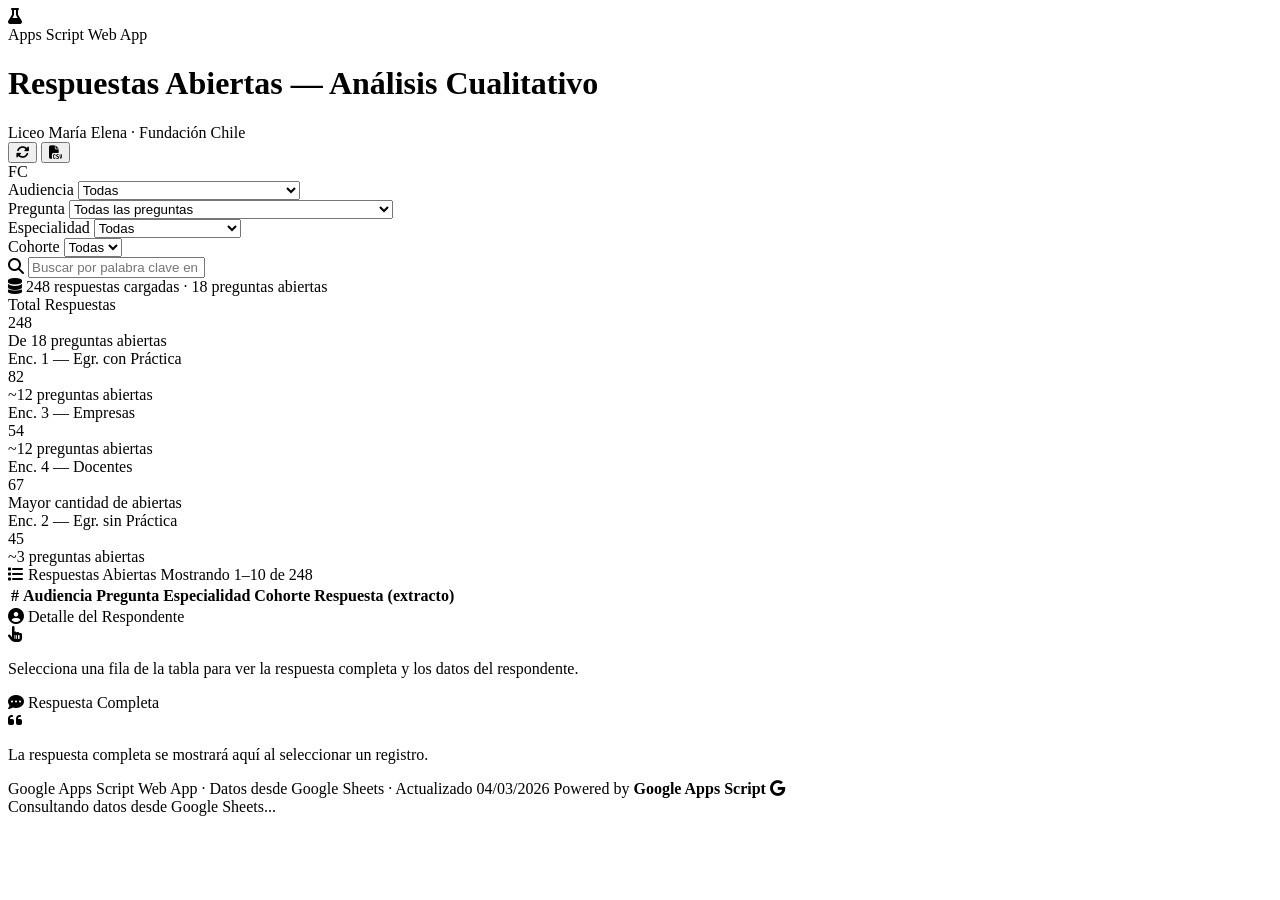
<file: Fase_4_Analisis_Cualitativo/index.html>
<!DOCTYPE html>
<html lang="es">
<head>
    <meta charset="UTF-8">
    <meta name="viewport" content="width=device-width, initial-scale=1.0">
    <title>Análisis Cualitativo — Respuestas Abiertas · Liceo María Elena</title>
    <meta name="description" content="Interfaz web de análisis cualitativo de respuestas abiertas del Sistema de Seguimiento de Egresados EMTP, Liceo María Elena. Construida con Google Apps Script.">
    <?!= include('style'); ?>
    <link href="https://fonts.googleapis.com/css2?family=Google+Sans:wght@400;500;700&family=Inter:wght@300;400;500;600;700&display=swap" rel="stylesheet">
    <link href="https://cdnjs.cloudflare.com/ajax/libs/font-awesome/6.4.0/css/all.min.css" rel="stylesheet">
</head>
<body>

    <!-- ====== GAS TOP BAR ====== -->
    <header class="gas-topbar">
        <div class="gas-brand">
            <div class="gas-brand-icon">
                <i class="fas fa-flask"></i>
            </div>
            <span class="gas-brand-text">Apps Script</span>
            <span class="gas-brand-badge">Web App</span>
        </div>
        <div class="gas-title-area">
            <h1>Respuestas Abiertas — Análisis Cualitativo</h1>
            <div class="gas-subtitle">Liceo María Elena · Fundación Chile</div>
        </div>
        <div class="gas-actions">
            <button class="gas-btn-icon" id="btnRefresh" title="Actualizar datos desde Sheets">
                <i class="fas fa-sync-alt"></i>
            </button>
            <button class="gas-btn-icon" id="btnExport" title="Exportar a CSV">
                <i class="fas fa-file-csv"></i>
            </button>
            <div class="gas-user-avatar" title="Fundación Chile">
                <span>FC</span>
            </div>
        </div>
    </header>

    <!-- ====== FILTER STRIP ====== -->
    <div class="gas-filters">
        <div class="gas-filter-chip">
            <label>Audiencia</label>
            <select id="filterAudiencia">
                <option value="all" selected>Todas</option>
                <option value="egr_practica">Enc. 1 — Egresados con Práctica</option>
                <option value="egr_sin">Enc. 2 — Egresados sin Práctica</option>
                <option value="empresas">Enc. 3 — Empresas Receptoras</option>
                <option value="docentes">Enc. 4 — Docentes EMTP</option>
            </select>
        </div>
        <div class="gas-filter-chip">
            <label>Pregunta</label>
            <select id="filterPregunta">
                <option value="all" selected>Todas las preguntas</option>
                <!-- Enc. 1 -->
                <optgroup label="Enc. 1 — Egresados con Práctica">
                    <option value="p1_b1">Conocimientos más útiles en práctica (B)</option>
                    <option value="p1_b2">Habilidades que faltaron (B)</option>
                    <option value="p1_c1">Métodos de enseñanza efectivos (C)</option>
                    <option value="p1_g1">Habilidades siglo XXI más útiles (G)</option>
                </optgroup>
                <!-- Enc. 2 -->
                <optgroup label="Enc. 2 — Egresados sin Práctica">
                    <option value="p2_e1">Orientación/apoyo que necesitó (E)</option>
                    <option value="p2_g1">Sugerencias al liceo (G)</option>
                </optgroup>
                <!-- Enc. 3 -->
                <optgroup label="Enc. 3 — Empresas Receptoras">
                    <option value="p3_b1">Fortalezas de practicantes (B)</option>
                    <option value="p3_b2">Debilidades de practicantes (B)</option>
                    <option value="p3_d1">Habilidades deficientes (D)</option>
                    <option value="p3_i1">Recomendaciones a liceos (I)</option>
                </optgroup>
                <!-- Enc. 4 -->
                <optgroup label="Enc. 4 — Docentes EMTP">
                    <option value="p4_b1">Contenidos a incorporar en currículum (B)</option>
                    <option value="p4_b2">Contenidos obsoletos (B)</option>
                    <option value="p4_c1">Obstáculos para metodologías innovadoras (C)</option>
                    <option value="p4_f1">Estrategias para competencias transversales (F)</option>
                    <option value="p4_f2">Estrategias para habilidades siglo XXI (F)</option>
                    <option value="p4_g1">Tecnologías a incorporar por especialidad (G)</option>
                    <option value="p4_h1">Acciones para mejorar empleabilidad (H)</option>
                    <option value="p4_j1">Recursos/equipamiento prioritarios (J)</option>
                </optgroup>
            </select>
        </div>
        <div class="gas-filter-chip">
            <label>Especialidad</label>
            <select id="filterEspecialidad">
                <option value="all" selected>Todas</option>
                <option value="mecanica">Mecánica Automotriz</option>
                <option value="quimica">Química Industrial</option>
            </select>
        </div>
        <div class="gas-filter-chip">
            <label>Cohorte</label>
            <select id="filterCohorte">
                <option value="all" selected>Todas</option>
                <option value="2024">2024</option>
                <option value="2023">2023</option>
                <option value="2022">2022</option>
            </select>
        </div>
        <div class="gas-search-box">
            <i class="fas fa-search"></i>
            <input type="text" id="searchInput" placeholder="Buscar por palabra clave en texto libre...">
        </div>
        <div class="gas-filter-count" id="filterStatus">
            <i class="fas fa-database"></i> <span>248 respuestas cargadas · 18 preguntas abiertas</span>
        </div>
    </div>

    <!-- ====== MAIN CONTENT ====== -->
    <main class="gas-main">
        <!-- KPIs -->
        <div class="kpi-grid">
            <div class="kpi kpi-blue">
                <div class="kpi-label">Total Respuestas</div>
                <div class="kpi-value" id="kpiTotalResp">248</div>
                <div class="kpi-sub">De 18 preguntas abiertas</div>
            </div>
            <div class="kpi kpi-green">
                <div class="kpi-label">Enc. 1 — Egr. con Práctica</div>
                <div class="kpi-value" id="kpiEnc1">82</div>
                <div class="kpi-sub">~12 preguntas abiertas</div>
            </div>
            <div class="kpi kpi-purple">
                <div class="kpi-label">Enc. 3 — Empresas</div>
                <div class="kpi-value" id="kpiEnc3">54</div>
                <div class="kpi-sub">~12 preguntas abiertas</div>
            </div>
            <div class="kpi kpi-orange">
                <div class="kpi-label">Enc. 4 — Docentes</div>
                <div class="kpi-value" id="kpiEnc4">67</div>
                <div class="kpi-sub">Mayor cantidad de abiertas</div>
            </div>
            <div class="kpi kpi-teal">
                <div class="kpi-label">Enc. 2 — Egr. sin Práctica</div>
                <div class="kpi-value" id="kpiEnc2">45</div>
                <div class="kpi-sub">~3 preguntas abiertas</div>
            </div>
        </div>

        <!-- Two-column layout: Table + Detail -->
        <div class="two-col">
            <!-- Left: Table -->
            <div class="card main-table-card">
                <div class="card-title">
                    <i class="fas fa-list"></i> Respuestas Abiertas
                    <span class="card-title-count" id="respCountLabel">Mostrando 1–10 de 248</span>
                </div>
                <div class="table-wrapper">
                    <table class="resp-table" id="respTable">
                        <thead>
                            <tr>
                                <th class="th-id">#</th>
                                <th class="th-audiencia">Audiencia</th>
                                <th class="th-pregunta">Pregunta</th>
                                <th class="th-especialidad">Especialidad</th>
                                <th class="th-cohorte">Cohorte</th>
                                <th class="th-respuesta">Respuesta (extracto)</th>
                            </tr>
                        </thead>
                        <tbody id="respBody">
                            <!-- JS fills this -->
                        </tbody>
                    </table>
                </div>
                <div class="pagination" id="pagination"></div>
            </div>

            <!-- Right: Detail Panel -->
            <div class="detail-panel">
                <div class="card detail-card">
                    <div class="card-title"><i class="fas fa-user-circle"></i> Detalle del Respondente</div>
                    <div id="responseDetail">
                        <div class="empty-state">
                            <i class="fas fa-hand-pointer"></i>
                            <p>Selecciona una fila de la tabla para ver la respuesta completa y los datos del respondente.</p>
                        </div>
                    </div>
                </div>
                <div class="card detail-card">
                    <div class="card-title"><i class="fas fa-comment-dots"></i> Respuesta Completa</div>
                    <div id="fullResponse">
                        <div class="empty-state">
                            <i class="fas fa-quote-left"></i>
                            <p>La respuesta completa se mostrará aquí al seleccionar un registro.</p>
                        </div>
                    </div>
                </div>
            </div>
        </div>
    </main>

    <!-- ====== FOOTER ====== -->
    <footer class="gas-footer">
        <span>Google Apps Script Web App · Datos desde Google Sheets · Actualizado 04/03/2026</span>
        <span class="gas-footer-powered">Powered by <strong>Google Apps Script</strong> <i class="fab fa-google" style="color:var(--g-blue);"></i></span>
    </footer>

    <!-- ====== LOADER ====== -->
    <div id="loader" class="gas-loader hidden">
        <div class="gas-loader-inner">
            <div class="gas-spinner"></div>
            <span>Consultando datos desde Google Sheets...</span>
        </div>
    </div>

    <?!= include('script'); ?>
</body>
</html>
</file>
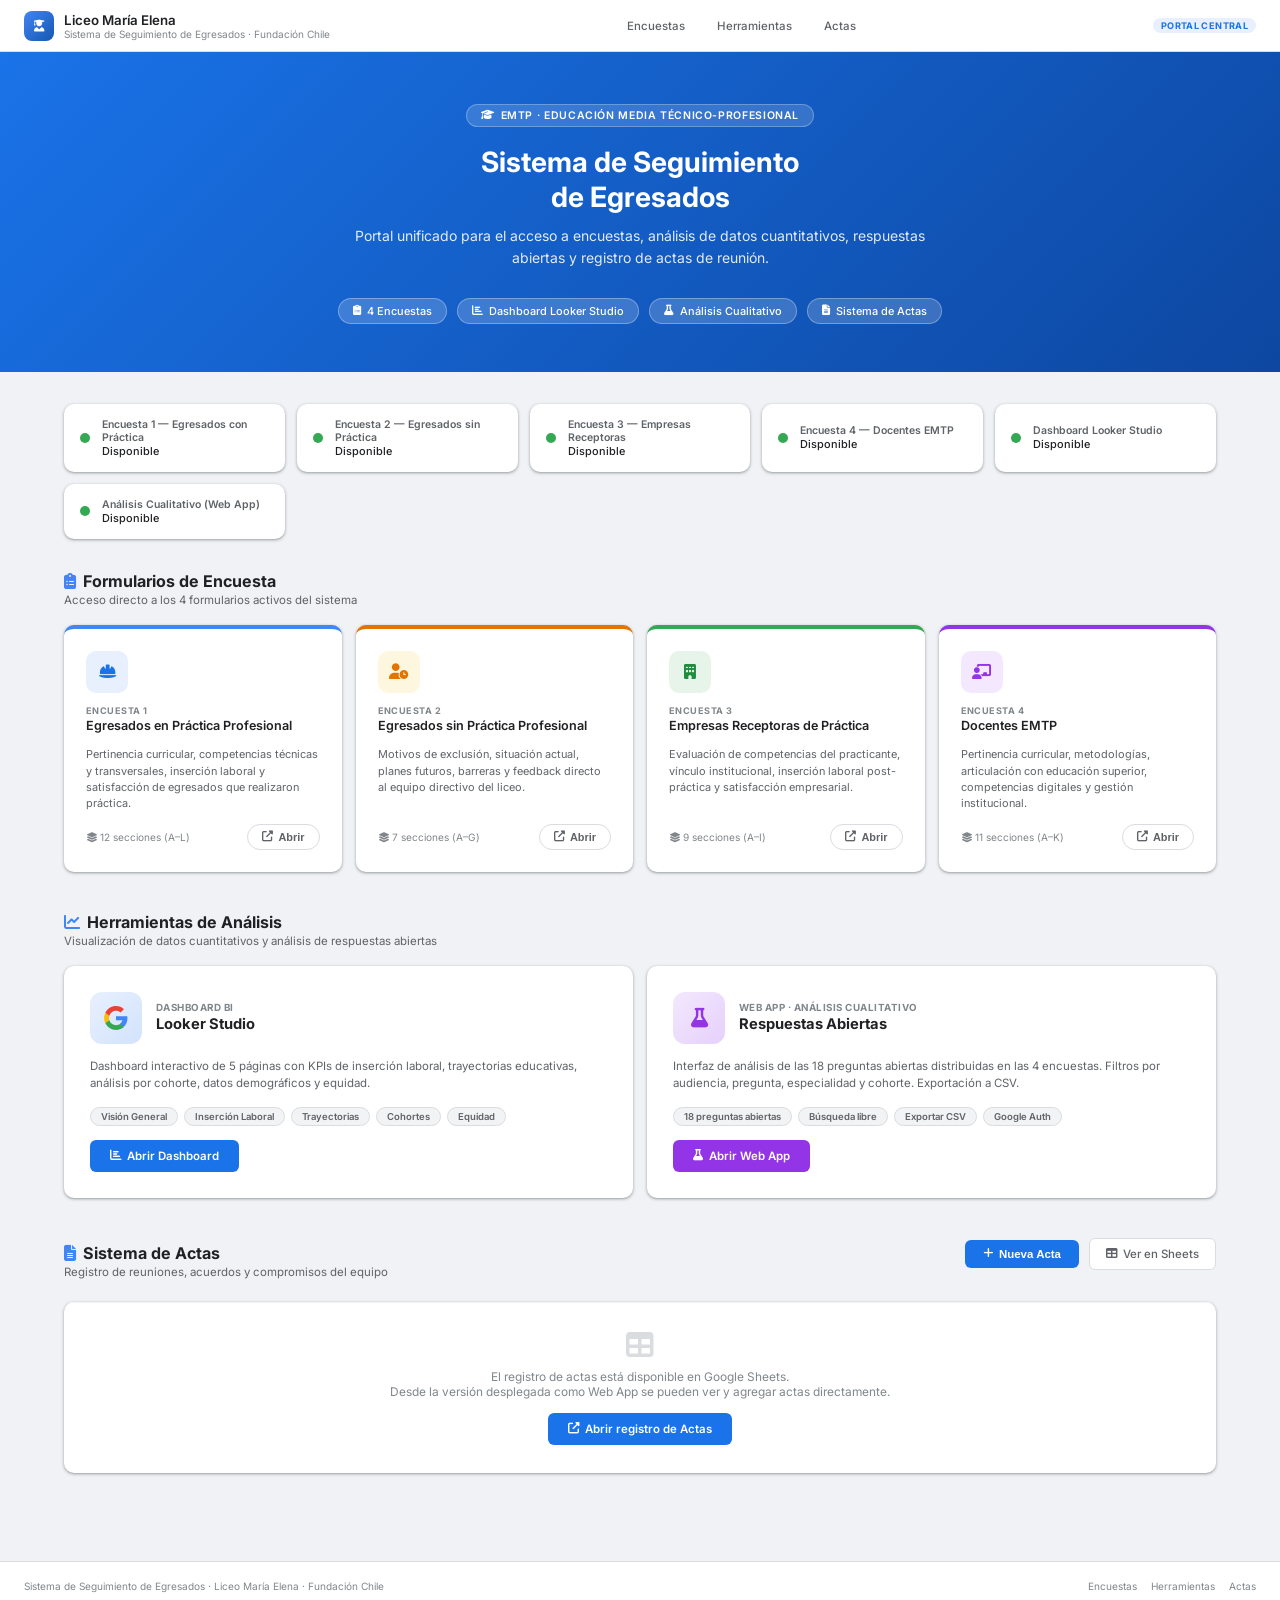
<file: Fase_5_Landing_Page/index.html>
<!DOCTYPE html>
<html lang="es">
<head>
    <meta charset="UTF-8">
    <meta name="viewport" content="width=device-width, initial-scale=1.0">
    <title>Portal · Sistema de Seguimiento de Egresados — Liceo María Elena</title>
    <meta name="description" content="Portal central del Sistema de Seguimiento de Egresados EMTP del Liceo María Elena · Fundación Chile. Acceso a encuestas, dashboard y análisis.">
    <link href="https://fonts.googleapis.com/css2?family=Google+Sans:wght@400;500;700&family=Inter:wght@300;400;500;600;700&display=swap" rel="stylesheet">
    <link href="https://cdnjs.cloudflare.com/ajax/libs/font-awesome/6.4.0/css/all.min.css" rel="stylesheet">
<style>
/* ============================================
   Portal Central — Liceo María Elena
   Fase 5 · Fundación Chile
   ============================================ */

:root {
    --g-blue:   #4285F4;
    --g-green:  #34A853;
    --g-yellow: #FBBC05;
    --g-red:    #EA4335;
    --blue-50:  #e8f0fe; --blue-600: #1a73e8; --blue-700: #1557b0;
    --green-50: #e6f4ea; --green-600: #1e8e3e;
    --purple-50:#f3e8fd; --purple-600:#9334e6;
    --orange-50:#fef7e0; --orange-600:#e37400;
    --teal-50:  #e0f7fa; --teal-600: #00897b;
    --bg:       #f0f2f5;
    --surface:  #ffffff;
    --border:   #dadce0;
    --text:     #202124;
    --muted:    #5f6368;
    --light:    #80868b;
    --hover:    #f1f3f4;
    --shadow:   0 1px 2px rgba(60,64,67,.3), 0 1px 3px 1px rgba(60,64,67,.15);
    --shadow-lg:0 1px 3px rgba(60,64,67,.3), 0 4px 8px 3px rgba(60,64,67,.15);
    --radius:   10px;
    --font:     'Inter','Google Sans','Roboto',system-ui,sans-serif;
}

*{margin:0;padding:0;box-sizing:border-box;}
html{font-size:14px;scroll-behavior:smooth;}
body{
    background:var(--bg);
    color:var(--text);
    font-family:var(--font);
    -webkit-font-smoothing:antialiased;
    min-height:100vh;
    display:flex;
    flex-direction:column;
}
a{text-decoration:none;color:inherit;}

/* ── TOPBAR ── */
.topbar{
    height:52px;
    background:var(--surface);
    border-bottom:1px solid var(--border);
    display:flex;
    align-items:center;
    justify-content:space-between;
    padding:0 24px;
    position:sticky;
    top:0;
    z-index:300;
    gap:16px;
}
.topbar-brand{display:flex;align-items:center;gap:10px;}
.topbar-icon{
    width:30px;height:30px;border-radius:8px;
    background:linear-gradient(135deg,var(--g-blue),var(--blue-700));
    display:flex;align-items:center;justify-content:center;
    color:#fff;font-size:.85rem;flex-shrink:0;
}
.topbar-name{font-size:.95rem;font-weight:600;color:var(--text);white-space:nowrap;}
.topbar-subtitle{font-size:.72rem;color:var(--light);}
.topbar-nav{display:flex;align-items:center;gap:4px;}
.topbar-nav a{
    padding:6px 14px;border-radius:20px;
    font-size:.82rem;font-weight:500;color:var(--muted);
    transition:background .15s,color .15s;
}
.topbar-nav a:hover{background:var(--hover);color:var(--blue-600);}
.topbar-badge{
    background:var(--blue-50);color:var(--blue-600);
    font-size:.65rem;font-weight:700;padding:2px 8px;
    border-radius:10px;text-transform:uppercase;letter-spacing:.04em;
}

/* ── HERO ── */
.hero{
    background:linear-gradient(135deg,#1a73e8 0%,#0d47a1 100%);
    color:#fff;
    padding:52px 24px 48px;
    text-align:center;
}
.hero-tag{
    display:inline-flex;align-items:center;gap:6px;
    background:rgba(255,255,255,.15);
    border:1px solid rgba(255,255,255,.25);
    border-radius:20px;padding:4px 14px;
    font-size:.75rem;font-weight:600;
    text-transform:uppercase;letter-spacing:.06em;
    margin-bottom:18px;
}
.hero h1{font-size:2rem;font-weight:700;line-height:1.25;margin-bottom:10px;}
.hero p{font-size:1rem;opacity:.88;max-width:580px;margin:0 auto 28px;line-height:1.6;}
.hero-pills{display:flex;flex-wrap:wrap;justify-content:center;gap:10px;}
.hero-pill{
    background:rgba(255,255,255,.18);
    border:1px solid rgba(255,255,255,.3);
    border-radius:20px;padding:5px 14px;
    font-size:.78rem;font-weight:500;
    display:flex;align-items:center;gap:6px;
}

/* ── MAIN ── */
main{flex:1;padding:32px 24px 48px;max-width:1200px;margin:0 auto;width:100%;}

/* ── SECTION ── */
.section{margin-bottom:40px;}
.section-header{margin-bottom:18px;}
.section-header h2{font-size:1.15rem;font-weight:700;color:var(--text);}
.section-header p{font-size:.82rem;color:var(--muted);margin-top:2px;}
.section-header-row{display:flex;align-items:center;justify-content:space-between;flex-wrap:wrap;gap:10px;}

/* ── ENCUESTAS GRID ── */
.enc-grid{
    display:grid;
    grid-template-columns:repeat(auto-fit,minmax(250px,1fr));
    gap:14px;
}
.enc-card{
    background:var(--surface);
    border-radius:var(--radius);
    box-shadow:var(--shadow);
    padding:22px;
    display:flex;flex-direction:column;gap:12px;
    border-top:4px solid var(--border);
    transition:box-shadow .2s,transform .2s;
    cursor:pointer;
}
.enc-card:hover{box-shadow:var(--shadow-lg);transform:translateY(-2px);}
.enc-card.enc-1{border-top-color:var(--g-blue);}
.enc-card.enc-2{border-top-color:var(--orange-600);}
.enc-card.enc-3{border-top-color:var(--g-green);}
.enc-card.enc-4{border-top-color:var(--purple-600);}

.enc-icon{
    width:42px;height:42px;border-radius:10px;
    display:flex;align-items:center;justify-content:center;
    font-size:1.1rem;flex-shrink:0;
}
.enc-1 .enc-icon{background:var(--blue-50);color:var(--blue-600);}
.enc-2 .enc-icon{background:var(--orange-50);color:var(--orange-600);}
.enc-3 .enc-icon{background:var(--green-50);color:var(--green-600);}
.enc-4 .enc-icon{background:var(--purple-50);color:var(--purple-600);}

.enc-tag{
    font-size:.65rem;font-weight:700;
    text-transform:uppercase;letter-spacing:.05em;
    color:var(--light);margin-bottom:2px;
}
.enc-card h3{font-size:.9rem;font-weight:600;color:var(--text);line-height:1.3;}
.enc-card p{font-size:.78rem;color:var(--muted);line-height:1.5;flex:1;}
.enc-meta{display:flex;align-items:center;justify-content:space-between;}
.enc-secciones{font-size:.72rem;color:var(--light);}
.enc-btn{
    display:inline-flex;align-items:center;gap:5px;
    padding:6px 14px;border-radius:20px;
    font-size:.78rem;font-weight:600;
    border:1px solid var(--border);color:var(--muted);
    transition:all .15s;background:var(--surface);cursor:pointer;
}
.enc-btn:hover{background:var(--blue-50);border-color:var(--g-blue);color:var(--blue-600);}
.enc-card a{display:block;}

/* ── HERRAMIENTAS GRID ── */
.tools-grid{
    display:grid;
    grid-template-columns:repeat(auto-fit,minmax(300px,1fr));
    gap:14px;
}
.tool-card{
    background:var(--surface);border-radius:var(--radius);
    box-shadow:var(--shadow);padding:26px;
    display:flex;flex-direction:column;gap:14px;
    transition:box-shadow .2s,transform .2s;cursor:pointer;
}
.tool-card:hover{box-shadow:var(--shadow-lg);transform:translateY(-2px);}
.tool-header{display:flex;align-items:center;gap:14px;}
.tool-icon{
    width:52px;height:52px;border-radius:12px;
    display:flex;align-items:center;justify-content:center;
    font-size:1.4rem;flex-shrink:0;
}
.tool-icon.looker{background:linear-gradient(135deg,#e8f0fe,#d2e3fc);color:var(--blue-600);}
.tool-icon.cualitativo{background:linear-gradient(135deg,#f3e8fd,#e6d0fb);color:var(--purple-600);}
.tool-label{font-size:.7rem;font-weight:700;text-transform:uppercase;letter-spacing:.05em;color:var(--light);margin-bottom:2px;}
.tool-card h3{font-size:1.05rem;font-weight:700;color:var(--text);}
.tool-card p{font-size:.82rem;color:var(--muted);line-height:1.55;}
.tool-chips{display:flex;flex-wrap:wrap;gap:6px;}
.chip{
    background:var(--hover);border:1px solid var(--border);
    border-radius:12px;padding:3px 10px;
    font-size:.68rem;font-weight:600;color:var(--muted);
}
.tool-cta{
    display:inline-flex;align-items:center;gap:6px;
    padding:9px 20px;border-radius:6px;
    font-size:.82rem;font-weight:600;
    transition:all .15s;align-self:flex-start;
}
.tool-cta.blue{background:var(--blue-600);color:#fff;}
.tool-cta.blue:hover{background:var(--blue-700);}
.tool-cta.purple{background:var(--purple-600);color:#fff;}
.tool-cta.purple:hover{background:#7c2dc9;}

/* ── ACTAS ── */
.actas-toolbar{
    display:flex;align-items:center;gap:10px;flex-wrap:wrap;
    margin-bottom:14px;
}
.btn-nueva-acta{
    display:inline-flex;align-items:center;gap:6px;
    padding:8px 18px;border-radius:6px;
    background:var(--blue-600);color:#fff;
    font-size:.82rem;font-weight:600;border:none;cursor:pointer;
    transition:background .15s;
}
.btn-nueva-acta:hover{background:var(--blue-700);}
.actas-link-sheets{
    display:inline-flex;align-items:center;gap:6px;
    padding:8px 16px;border-radius:6px;
    border:1px solid var(--border);color:var(--muted);
    font-size:.82rem;font-weight:500;
    transition:all .15s;background:var(--surface);cursor:pointer;
}
.actas-link-sheets:hover{background:var(--hover);border-color:var(--g-green);color:var(--green-600);}
.actas-card{
    background:var(--surface);border-radius:var(--radius);
    box-shadow:var(--shadow);overflow:hidden;
}
.actas-table-wrapper{overflow-x:auto;}
.actas-table{width:100%;border-collapse:collapse;font-size:.82rem;}
.actas-table thead th{
    background:#f8f9fa;padding:10px 14px;
    text-align:left;font-weight:600;color:var(--muted);
    font-size:.72rem;text-transform:uppercase;letter-spacing:.04em;
    border-bottom:2px solid var(--border);white-space:nowrap;
}
.actas-table tbody td{
    padding:11px 14px;border-bottom:1px solid #f1f3f4;
    color:var(--text);vertical-align:middle;
}
.actas-table tbody tr:last-child td{border-bottom:none;}
.actas-table tbody tr:hover{background:var(--hover);}
.acta-tipo{
    display:inline-block;padding:2px 10px;border-radius:10px;
    font-size:.68rem;font-weight:700;white-space:nowrap;
}
.tipo-Coordinación{background:#e8f0fe;color:var(--blue-600);}
.tipo-Revisión{background:#e6f4ea;color:var(--green-600);}
.tipo-Seguimiento{background:#fef7e0;color:var(--orange-600);}
.tipo-Emergente{background:#fce8e6;color:#d93025;}
.acta-estado{
    display:inline-block;padding:2px 10px;border-radius:10px;
    font-size:.68rem;font-weight:700;
}
.estado-Abierta{background:#fef7e0;color:var(--orange-600);}
.estado-Cerrada{background:#e6f4ea;color:var(--green-600);}
.acta-doc-link{
    display:inline-flex;align-items:center;gap:4px;
    font-size:.75rem;color:var(--blue-600);font-weight:500;
}
.acta-doc-link:hover{text-decoration:underline;}
.actas-empty{
    padding:36px;text-align:center;color:var(--light);
}
.actas-empty i{font-size:2rem;color:var(--border);display:block;margin-bottom:10px;}
.actas-empty p{font-size:.85rem;}
.actas-static-fallback{
    display:none;
    padding:28px;text-align:center;
    border-top:1px solid #f1f3f4;
}
.actas-static-fallback.visible{display:block;}

/* ── STATUS BANNER ── */
.status-grid{
    display:grid;
    grid-template-columns:repeat(auto-fit,minmax(190px,1fr));
    gap:12px;margin-bottom:32px;
}
.status-item{
    background:var(--surface);border-radius:var(--radius);
    box-shadow:var(--shadow);padding:14px 16px;
    display:flex;align-items:center;gap:12px;
}
.status-dot{
    width:10px;height:10px;border-radius:50%;flex-shrink:0;
}
.dot-green{background:#34A853;}
.dot-yellow{background:#FBBC05;}
.dot-gray{background:#dadce0;}
.status-label{font-size:.75rem;font-weight:600;color:var(--muted);}
.status-val{font-size:.78rem;color:var(--text);font-weight:500;}

/* ── MODAL ── */
.modal-overlay{
    position:fixed;inset:0;
    background:rgba(32,33,36,.6);
    display:flex;align-items:center;justify-content:center;
    z-index:500;padding:16px;
    opacity:0;pointer-events:none;transition:opacity .2s;
}
.modal-overlay.open{opacity:1;pointer-events:all;}
.modal{
    background:var(--surface);border-radius:var(--radius);
    box-shadow:0 8px 32px rgba(0,0,0,.25);
    width:100%;max-width:560px;
    max-height:90vh;overflow-y:auto;
    transform:translateY(12px);transition:transform .2s;
}
.modal-overlay.open .modal{transform:translateY(0);}
.modal-header{
    padding:18px 22px;border-bottom:1px solid var(--border);
    display:flex;align-items:center;justify-content:space-between;
}
.modal-header h3{font-size:1rem;font-weight:700;color:var(--text);}
.modal-close{
    width:32px;height:32px;border:none;background:transparent;
    border-radius:50%;cursor:pointer;color:var(--muted);
    font-size:.95rem;display:flex;align-items:center;justify-content:center;
    transition:background .15s;
}
.modal-close:hover{background:var(--hover);}
.modal-body{padding:20px 22px;}
.form-group{margin-bottom:14px;}
.form-group label{
    display:block;font-size:.75rem;font-weight:600;
    color:var(--muted);text-transform:uppercase;letter-spacing:.04em;margin-bottom:5px;
}
.form-group input,
.form-group select,
.form-group textarea{
    width:100%;padding:8px 12px;border:1px solid var(--border);border-radius:6px;
    font-family:var(--font);font-size:.85rem;color:var(--text);
    background:var(--surface);outline:none;transition:border-color .15s;
}
.form-group input:focus,
.form-group select:focus,
.form-group textarea:focus{border-color:var(--g-blue);}
.form-group textarea{resize:vertical;min-height:80px;}
.form-row{display:grid;grid-template-columns:1fr 1fr;gap:12px;}
.modal-footer{
    padding:14px 22px;border-top:1px solid var(--border);
    display:flex;justify-content:flex-end;gap:10px;
}
.btn-cancel{
    padding:8px 18px;border-radius:6px;border:1px solid var(--border);
    background:var(--surface);color:var(--muted);
    font-size:.82rem;font-weight:600;cursor:pointer;transition:all .15s;
}
.btn-cancel:hover{background:var(--hover);}
.btn-submit{
    padding:8px 20px;border-radius:6px;border:none;
    background:var(--blue-600);color:#fff;
    font-size:.82rem;font-weight:600;cursor:pointer;transition:background .15s;
    display:inline-flex;align-items:center;gap:6px;
}
.btn-submit:hover{background:var(--blue-700);}
.btn-submit:disabled{opacity:.6;cursor:not-allowed;}

/* ── TOAST ── */
.toast{
    position:fixed;bottom:24px;left:50%;transform:translateX(-50%) translateY(20px);
    background:#202124;color:#fff;padding:10px 22px;border-radius:6px;
    font-size:.82rem;font-weight:500;opacity:0;transition:all .3s;
    z-index:600;white-space:nowrap;
}
.toast.visible{opacity:1;transform:translateX(-50%) translateY(0);}

/* ── FOOTER ── */
.site-footer{
    padding:18px 24px;border-top:1px solid var(--border);
    background:var(--surface);
    display:flex;align-items:center;justify-content:space-between;
    flex-wrap:wrap;gap:8px;
    font-size:.72rem;color:var(--light);
    margin-top:auto;
}
.footer-links{display:flex;gap:14px;}
.footer-links a{color:var(--light);transition:color .15s;}
.footer-links a:hover{color:var(--blue-600);}

/* ── LOADER ── */
.loader{
    position:fixed;inset:0;background:rgba(255,255,255,.88);
    display:flex;align-items:center;justify-content:center;
    z-index:400;backdrop-filter:blur(2px);
}
.loader.hidden{display:none;}
.spinner{
    width:36px;height:36px;border:4px solid #d2e3fc;
    border-top-color:var(--g-blue);border-radius:50%;
    animation:spin .8s linear infinite;
}
@keyframes spin{to{transform:rotate(360deg);}}

/* ── RESPONSIVE ── */
@media(max-width:768px){
    .topbar-nav{display:none;}
    .hero h1{font-size:1.5rem;}
    .hero p{font-size:.9rem;}
    .form-row{grid-template-columns:1fr;}
    .section-header-row{flex-direction:column;align-items:flex-start;}
}
@media(max-width:480px){
    .hero{padding:36px 16px 32px;}
    main{padding:20px 14px 40px;}
    .topbar{padding:0 14px;}
    .tools-grid{grid-template-columns:1fr;}
}

/* ── SCROLLBAR ── */
::-webkit-scrollbar{width:8px;height:8px;}
::-webkit-scrollbar-track{background:transparent;}
::-webkit-scrollbar-thumb{background:#dadce0;border-radius:4px;}
::-webkit-scrollbar-thumb:hover{background:#bdc1c6;}
</style>
</head>
<body>

<!-- ======== TOPBAR ======== -->
<header class="topbar">
    <div class="topbar-brand">
        <div class="topbar-icon"><i class="fas fa-user-graduate"></i></div>
        <div>
            <div class="topbar-name">Liceo María Elena</div>
            <div class="topbar-subtitle">Sistema de Seguimiento de Egresados · Fundación Chile</div>
        </div>
    </div>
    <nav class="topbar-nav">
        <a href="#encuestas">Encuestas</a>
        <a href="#herramientas">Herramientas</a>
        <a href="#actas">Actas</a>
    </nav>
    <span class="topbar-badge">Portal Central</span>
</header>

<!-- ======== HERO ======== -->
<div class="hero">
    <div class="hero-tag"><i class="fas fa-graduation-cap"></i> EMTP · Educación Media Técnico-Profesional</div>
    <h1>Sistema de Seguimiento<br>de Egresados</h1>
    <p>Portal unificado para el acceso a encuestas, análisis de datos cuantitativos, respuestas abiertas y registro de actas de reunión.</p>
    <div class="hero-pills">
        <span class="hero-pill"><i class="fas fa-clipboard-list"></i> 4 Encuestas</span>
        <span class="hero-pill"><i class="fas fa-chart-bar"></i> Dashboard Looker Studio</span>
        <span class="hero-pill"><i class="fas fa-flask"></i> Análisis Cualitativo</span>
        <span class="hero-pill"><i class="fas fa-file-alt"></i> Sistema de Actas</span>
    </div>
</div>

<!-- ======== MAIN ======== -->
<main>

    <!-- Estado del Sistema -->
    <div class="status-grid" id="statusGrid">
        <div class="status-item">
            <div class="status-dot dot-green"></div>
            <div><div class="status-label">Encuesta 1 — Egresados con Práctica</div><div class="status-val" id="st-enc1">Disponible</div></div>
        </div>
        <div class="status-item">
            <div class="status-dot dot-green"></div>
            <div><div class="status-label">Encuesta 2 — Egresados sin Práctica</div><div class="status-val" id="st-enc2">Disponible</div></div>
        </div>
        <div class="status-item">
            <div class="status-dot dot-green"></div>
            <div><div class="status-label">Encuesta 3 — Empresas Receptoras</div><div class="status-val" id="st-enc3">Disponible</div></div>
        </div>
        <div class="status-item">
            <div class="status-dot dot-green"></div>
            <div><div class="status-label">Encuesta 4 — Docentes EMTP</div><div class="status-val" id="st-enc4">Disponible</div></div>
        </div>
        <div class="status-item">
            <div class="status-dot dot-green"></div>
            <div><div class="status-label">Dashboard Looker Studio</div><div class="status-val" id="st-looker">Disponible</div></div>
        </div>
        <div class="status-item">
            <div class="status-dot dot-green"></div>
            <div><div class="status-label">Análisis Cualitativo (Web App)</div><div class="status-val" id="st-cualitativo">Disponible</div></div>
        </div>
    </div>

    <!-- ── SECCIÓN: ENCUESTAS ── -->
    <section class="section" id="encuestas">
        <div class="section-header">
            <h2><i class="fas fa-clipboard-list" style="color:var(--g-blue);margin-right:7px;"></i>Formularios de Encuesta</h2>
            <p>Acceso directo a los 4 formularios activos del sistema</p>
        </div>
        <div class="enc-grid">

            <div class="enc-card enc-1" onclick="abrirLink('enc1_practica')">
                <div class="enc-icon"><i class="fas fa-hard-hat"></i></div>
                <div>
                    <div class="enc-tag">Encuesta 1</div>
                    <h3>Egresados en Práctica Profesional</h3>
                </div>
                <p>Pertinencia curricular, competencias técnicas y transversales, inserción laboral y satisfacción de egresados que realizaron práctica.</p>
                <div class="enc-meta">
                    <span class="enc-secciones"><i class="fas fa-layer-group"></i> 12 secciones (A–L)</span>
                    <button class="enc-btn" onclick="event.stopPropagation();abrirLink('enc1_practica')">
                        <i class="fas fa-external-link-alt"></i> Abrir
                    </button>
                </div>
            </div>

            <div class="enc-card enc-2" onclick="abrirLink('enc2_sin')">
                <div class="enc-icon"><i class="fas fa-user-clock"></i></div>
                <div>
                    <div class="enc-tag">Encuesta 2</div>
                    <h3>Egresados sin Práctica Profesional</h3>
                </div>
                <p>Motivos de exclusión, situación actual, planes futuros, barreras y feedback directo al equipo directivo del liceo.</p>
                <div class="enc-meta">
                    <span class="enc-secciones"><i class="fas fa-layer-group"></i> 7 secciones (A–G)</span>
                    <button class="enc-btn" onclick="event.stopPropagation();abrirLink('enc2_sin')">
                        <i class="fas fa-external-link-alt"></i> Abrir
                    </button>
                </div>
            </div>

            <div class="enc-card enc-3" onclick="abrirLink('enc3_empresas')">
                <div class="enc-icon"><i class="fas fa-building"></i></div>
                <div>
                    <div class="enc-tag">Encuesta 3</div>
                    <h3>Empresas Receptoras de Práctica</h3>
                </div>
                <p>Evaluación de competencias del practicante, vínculo institucional, inserción laboral post-práctica y satisfacción empresarial.</p>
                <div class="enc-meta">
                    <span class="enc-secciones"><i class="fas fa-layer-group"></i> 9 secciones (A–I)</span>
                    <button class="enc-btn" onclick="event.stopPropagation();abrirLink('enc3_empresas')">
                        <i class="fas fa-external-link-alt"></i> Abrir
                    </button>
                </div>
            </div>

            <div class="enc-card enc-4" onclick="abrirLink('enc4_docentes')">
                <div class="enc-icon"><i class="fas fa-chalkboard-teacher"></i></div>
                <div>
                    <div class="enc-tag">Encuesta 4</div>
                    <h3>Docentes EMTP</h3>
                </div>
                <p>Pertinencia curricular, metodologías, articulación con educación superior, competencias digitales y gestión institucional.</p>
                <div class="enc-meta">
                    <span class="enc-secciones"><i class="fas fa-layer-group"></i> 11 secciones (A–K)</span>
                    <button class="enc-btn" onclick="event.stopPropagation();abrirLink('enc4_docentes')">
                        <i class="fas fa-external-link-alt"></i> Abrir
                    </button>
                </div>
            </div>

        </div>
    </section>

    <!-- ── SECCIÓN: HERRAMIENTAS ── -->
    <section class="section" id="herramientas">
        <div class="section-header">
            <h2><i class="fas fa-chart-line" style="color:var(--g-blue);margin-right:7px;"></i>Herramientas de Análisis</h2>
            <p>Visualización de datos cuantitativos y análisis de respuestas abiertas</p>
        </div>
        <div class="tools-grid">

            <div class="tool-card" onclick="abrirLink('looker')">
                <div class="tool-header">
                    <div class="tool-icon looker">
                        <svg viewBox="0 0 24 24" width="26" height="26">
                            <path fill="#4285F4" d="M22.56 12.25c0-.67-.06-1.3-.17-1.92H12v3.64h5.92a5.06 5.06 0 0 1-2.19 3.32v2.76h3.55c2.08-1.91 3.28-4.73 3.28-7.8z"/>
                            <path fill="#34A853" d="M12 23c2.97 0 5.46-.98 7.28-2.66l-3.55-2.76c-.98.66-2.23 1.06-3.73 1.06-2.87 0-5.3-1.94-6.16-4.54H2.18v2.84A10.98 10.98 0 0 0 12 23z"/>
                            <path fill="#FBBC05" d="M5.84 14.1a6.6 6.6 0 0 1 0-4.2V7.06H2.18A10.98 10.98 0 0 0 1 12c0 1.78.42 3.46 1.18 4.94l3.66-2.84z"/>
                            <path fill="#EA4335" d="M12 5.38c1.62 0 3.06.56 4.21 1.64l3.15-3.15C17.45 2.09 14.97 1 12 1 7.7 1 3.99 3.47 2.18 7.06l3.66 2.84c.86-2.6 3.3-4.52 6.16-4.52z"/>
                        </svg>
                    </div>
                    <div>
                        <div class="tool-label">Dashboard BI</div>
                        <h3>Looker Studio</h3>
                    </div>
                </div>
                <p>Dashboard interactivo de 5 páginas con KPIs de inserción laboral, trayectorias educativas, análisis por cohorte, datos demográficos y equidad.</p>
                <div class="tool-chips">
                    <span class="chip">Visión General</span>
                    <span class="chip">Inserción Laboral</span>
                    <span class="chip">Trayectorias</span>
                    <span class="chip">Cohortes</span>
                    <span class="chip">Equidad</span>
                </div>
                <a class="tool-cta blue" href="javascript:void(0)" onclick="event.stopPropagation();abrirLink('looker')">
                    <i class="fas fa-chart-bar"></i> Abrir Dashboard
                </a>
            </div>

            <div class="tool-card" onclick="abrirLink('cualitativo')">
                <div class="tool-header">
                    <div class="tool-icon cualitativo"><i class="fas fa-flask"></i></div>
                    <div>
                        <div class="tool-label">Web App · Análisis Cualitativo</div>
                        <h3>Respuestas Abiertas</h3>
                    </div>
                </div>
                <p>Interfaz de análisis de las 18 preguntas abiertas distribuidas en las 4 encuestas. Filtros por audiencia, pregunta, especialidad y cohorte. Exportación a CSV.</p>
                <div class="tool-chips">
                    <span class="chip">18 preguntas abiertas</span>
                    <span class="chip">Búsqueda libre</span>
                    <span class="chip">Exportar CSV</span>
                    <span class="chip">Google Auth</span>
                </div>
                <a class="tool-cta purple" href="javascript:void(0)" onclick="event.stopPropagation();abrirLink('cualitativo')">
                    <i class="fas fa-flask"></i> Abrir Web App
                </a>
            </div>

        </div>
    </section>

    <!-- ── SECCIÓN: ACTAS ── -->
    <section class="section" id="actas">
        <div class="section-header-row section-header">
            <div>
                <h2><i class="fas fa-file-alt" style="color:var(--g-blue);margin-right:7px;"></i>Sistema de Actas</h2>
                <p>Registro de reuniones, acuerdos y compromisos del equipo</p>
            </div>
            <div class="actas-toolbar">
                <button class="btn-nueva-acta" id="btnNuevaActa" onclick="abrirModal()">
                    <i class="fas fa-plus"></i> Nueva Acta
                </button>
                <a class="actas-link-sheets" id="btnVerSheets" href="#" target="_blank" rel="noopener">
                    <i class="fas fa-table"></i> Ver en Sheets
                </a>
            </div>
        </div>

        <div class="actas-card">
            <!-- Tabla dinámica (modo GAS) -->
            <div class="actas-table-wrapper" id="actasTableWrapper">
                <table class="actas-table" id="actasTable">
                    <thead>
                        <tr>
                            <th>Fecha</th>
                            <th>Tipo</th>
                            <th>Tema Principal</th>
                            <th>Responsable</th>
                            <th>Estado</th>
                            <th>Documento</th>
                        </tr>
                    </thead>
                    <tbody id="actasBody">
                        <tr>
                            <td colspan="6">
                                <div class="actas-empty" id="actasEmpty">
                                    <i class="fas fa-spinner fa-spin"></i>
                                    <p>Cargando actas...</p>
                                </div>
                            </td>
                        </tr>
                    </tbody>
                </table>
            </div>
            <!-- Fallback estático (cuando no hay GAS) -->
            <div class="actas-static-fallback" id="actasStaticFallback">
                <i class="fas fa-table" style="font-size:2rem;color:var(--border);display:block;margin-bottom:10px;"></i>
                <p style="color:var(--light);font-size:.85rem;margin-bottom:14px;">
                    El registro de actas está disponible en Google Sheets.<br>
                    Desde la versión desplegada como Web App se pueden ver y agregar actas directamente.
                </p>
                <a id="actasSheetsBtn" href="#" target="_blank" class="tool-cta blue" style="margin:0 auto;">
                    <i class="fas fa-external-link-alt"></i> Abrir registro de Actas
                </a>
            </div>
        </div>
    </section>

</main>

<!-- ======== FOOTER ======== -->
<footer class="site-footer">
    <span>Sistema de Seguimiento de Egresados · Liceo María Elena · Fundación Chile</span>
    <div class="footer-links">
        <a href="#encuestas">Encuestas</a>
        <a href="#herramientas">Herramientas</a>
        <a href="#actas">Actas</a>
    </div>
</footer>

<!-- ======== LOADER ======== -->
<div id="loader" class="loader hidden">
    <div style="text-align:center;">
        <div class="spinner" style="margin:0 auto 12px;"></div>
        <span style="font-size:.85rem;color:var(--muted);">Cargando...</span>
    </div>
</div>

<!-- ======== MODAL NUEVA ACTA ======== -->
<div class="modal-overlay" id="modalOverlay" onclick="cerrarModalSiFondo(event)">
    <div class="modal" role="dialog" aria-modal="true" aria-labelledby="modalTitle">
        <div class="modal-header">
            <h3 id="modalTitle"><i class="fas fa-plus-circle" style="color:var(--blue-600);margin-right:7px;"></i>Registrar Nueva Acta</h3>
            <button class="modal-close" onclick="cerrarModal()" aria-label="Cerrar"><i class="fas fa-times"></i></button>
        </div>
        <div class="modal-body">
            <form id="formActa" onsubmit="submitActa(event)">
                <div class="form-row">
                    <div class="form-group">
                        <label for="actaFecha">Fecha *</label>
                        <input type="date" id="actaFecha" required>
                    </div>
                    <div class="form-group">
                        <label for="actaTipo">Tipo de reunión *</label>
                        <select id="actaTipo" required>
                            <option value="">— Seleccionar —</option>
                            <option value="Coordinación">Coordinación</option>
                            <option value="Revisión">Revisión</option>
                            <option value="Seguimiento">Seguimiento</option>
                            <option value="Emergente">Emergente</option>
                        </select>
                    </div>
                </div>
                <div class="form-group">
                    <label for="actaAsistentes">Asistentes *</label>
                    <input type="text" id="actaAsistentes" placeholder="Ej: Directora, Coordinador FC, Jefe UTP" required>
                </div>
                <div class="form-group">
                    <label for="actaTemas">Temas tratados *</label>
                    <textarea id="actaTemas" placeholder="Resumen de los temas abordados en la reunión..." required></textarea>
                </div>
                <div class="form-group">
                    <label for="actaAcuerdos">Acuerdos / Compromisos *</label>
                    <textarea id="actaAcuerdos" placeholder="Lista los acuerdos alcanzados y los compromisos asumidos..."></textarea>
                </div>
                <div class="form-row">
                    <div class="form-group">
                        <label for="actaResponsable">Responsable *</label>
                        <input type="text" id="actaResponsable" placeholder="Nombre del responsable" required>
                    </div>
                    <div class="form-group">
                        <label for="actaEstado">Estado</label>
                        <select id="actaEstado">
                            <option value="Abierta">Abierta</option>
                            <option value="Cerrada">Cerrada</option>
                        </select>
                    </div>
                </div>
                <div class="form-group">
                    <label for="actaUrl">URL Minuta completa <span style="font-weight:400;text-transform:none;color:var(--light)">(opcional)</span></label>
                    <input type="url" id="actaUrl" placeholder="https://docs.google.com/document/d/...">
                </div>
            </form>
        </div>
        <div class="modal-footer">
            <button class="btn-cancel" type="button" onclick="cerrarModal()">Cancelar</button>
            <button class="btn-submit" id="btnSubmitActa" onclick="submitActa(event)">
                <i class="fas fa-save"></i> Guardar Acta
            </button>
        </div>
    </div>
</div>

<!-- ======== TOAST ======== -->
<div class="toast" id="toast"></div>

<script>
// ============================================================
//  CONFIGURACIÓN DE LINKS
//  Actualizar cada URL tras el despliegue de cada pieza.
// ============================================================
const LINKS = {
    enc1_practica:  'https://docs.google.com/forms/d/e/1FAIpQLSf-6uhU_AReI8TIoXsjrP7y2nYVum_cbBM-aE7Lu9qCLZLSEg/viewform',
    enc2_sin:       'https://docs.google.com/forms/d/e/1FAIpQLSeYgDeyzU183ypxKamsp19dgcWj7yg4tOOePton1gFMGW7_-g/viewform',
    enc3_empresas:  'https://docs.google.com/forms/d/e/1FAIpQLSfa2pmyo95T9VaEZSL77vU2GSh_xHedgTPTORdJuMDhzzRUgw/viewform',
    enc4_docentes:  'https://docs.google.com/forms/d/e/1FAIpQLSdVVbTRz7zI5UX_r4OT8g26hWbWblTgMmhq-vsJcrgKzFmkeA/viewform',
    looker:         'https://datastudio.google.com/reporting/41978cc6-f2e2-46bb-be48-00c34ef9189a',
    cualitativo:    'https://script.google.com/macros/s/AKfycbxxGOGB_YPP3CZuvgvU_NvNP1vxuZT6Wgj-wrf4vaUp_1QNG3kdaEfcin0dvMMP79ibZw/exec',
    actas_sheets:   'https://docs.google.com/spreadsheets/d/1JIZSccMnRHwtDl1M_-Lf1TOwFA_Hmf4nbCPHAkGa3wY/edit?usp=sharing',
};

// Inyecta los hrefs configurables al cargar
document.addEventListener('DOMContentLoaded', () => {
    const today = new Date().toISOString().split('T')[0];
    document.getElementById('actaFecha').value = today;

    document.getElementById('btnVerSheets').href  = LINKS.actas_sheets  || '#';
    document.getElementById('actasSheetsBtn').href = LINKS.actas_sheets || '#';

    // Indicadores de estado según si el link está configurado
    actualizarEstados();

    // Modo GAS: cargar actas desde Sheets
    if (typeof google !== 'undefined' && google.script && google.script.run) {
        cargarActas();
    } else {
        // Modo estático: mostrar fallback
        document.getElementById('actasTableWrapper').style.display = 'none';
        document.getElementById('actasStaticFallback').classList.add('visible');
    }
});

function actualizarEstados() {
    const MAP = {
        'st-enc1':       LINKS.enc1_practica,
        'st-enc2':       LINKS.enc2_sin,
        'st-enc3':       LINKS.enc3_empresas,
        'st-enc4':       LINKS.enc4_docentes,
        'st-looker':     LINKS.looker,
        'st-cualitativo':LINKS.cualitativo,
    };
    Object.entries(MAP).forEach(([id, url]) => {
        const el   = document.getElementById(id);
        const dot  = el?.parentElement?.parentElement?.querySelector('.status-dot');
        if (!el) return;
        if (!url) {
            el.textContent = 'Pendiente de deploy';
            if (dot) { dot.classList.remove('dot-green'); dot.classList.add('dot-yellow'); }
        }
    });
}

function abrirLink(key) {
    const url = LINKS[key];
    if (!url) {
        mostrarToast('Link pendiente de configurar');
        return;
    }
    window.open(url, '_blank', 'noopener,noreferrer');
}

// ── ACTAS ──

function cargarActas() {
    google.script.run
        .withSuccessHandler(renderActas)
        .withFailureHandler(err => {
            document.getElementById('actasEmpty').innerHTML =
                '<i class="fas fa-exclamation-circle"></i><p>Error al cargar actas: ' + (err.message || err) + '</p>';
        })
        .getActasRecientes(10);
}

function renderActas(actas) {
    const tbody = document.getElementById('actasBody');
    if (!actas || actas.length === 0) {
        tbody.innerHTML = `<tr><td colspan="6"><div class="actas-empty">
            <i class="fas fa-file-alt"></i>
            <p>No hay actas registradas aún. Usa el botón "Nueva Acta" para agregar la primera.</p>
        </div></td></tr>`;
        return;
    }
    tbody.innerHTML = actas.map(a => `
        <tr>
            <td>${formatFecha(a.fecha)}</td>
            <td><span class="acta-tipo tipo-${a.tipo}">${a.tipo}</span></td>
            <td style="max-width:280px;">${a.temas.length > 80 ? a.temas.substring(0,80) + '…' : a.temas}</td>
            <td>${a.responsable}</td>
            <td><span class="acta-estado estado-${a.estado}">${a.estado}</span></td>
            <td>${a.url_minuta
                ? `<a class="acta-doc-link" href="${a.url_minuta}" target="_blank" rel="noopener"><i class="fas fa-external-link-alt"></i> Ver</a>`
                : '<span style="color:var(--light);font-size:.75rem;">—</span>'
            }</td>
        </tr>`
    ).join('');
}

function formatFecha(raw) {
    if (!raw) return '—';
    const d = new Date(raw);
    if (isNaN(d)) return raw;
    return d.toLocaleDateString('es-CL', { day: '2-digit', month: 'short', year: 'numeric' });
}

// ── MODAL ──

function abrirModal() {
    if (typeof google === 'undefined' || !google.script || !google.script.run) {
        // Modo estático: redirigir al Sheets
        const url = LINKS.actas_sheets;
        if (url) { window.open(url, '_blank', 'noopener,noreferrer'); }
        else { mostrarToast('Disponible tras el deploy como Web App'); }
        return;
    }
    document.getElementById('modalOverlay').classList.add('open');
    document.getElementById('actaFecha').focus();
}

function cerrarModal() {
    document.getElementById('modalOverlay').classList.remove('open');
    document.getElementById('formActa').reset();
    const today = new Date().toISOString().split('T')[0];
    document.getElementById('actaFecha').value = today;
}

function cerrarModalSiFondo(e) {
    if (e.target === document.getElementById('modalOverlay')) cerrarModal();
}

function submitActa(e) {
    e.preventDefault();
    const btn = document.getElementById('btnSubmitActa');

    const data = {
        fecha:       document.getElementById('actaFecha').value,
        tipo:        document.getElementById('actaTipo').value,
        asistentes:  document.getElementById('actaAsistentes').value.trim(),
        temas:       document.getElementById('actaTemas').value.trim(),
        acuerdos:    document.getElementById('actaAcuerdos').value.trim(),
        responsable: document.getElementById('actaResponsable').value.trim(),
        estado:      document.getElementById('actaEstado').value,
        url_minuta:  document.getElementById('actaUrl').value.trim(),
    };

    if (!data.fecha || !data.tipo || !data.asistentes || !data.temas || !data.responsable) {
        mostrarToast('Completa los campos obligatorios (*)');
        return;
    }

    btn.disabled = true;
    btn.innerHTML = '<i class="fas fa-spinner fa-spin"></i> Guardando...';

    google.script.run
        .withSuccessHandler(() => {
            btn.disabled = false;
            btn.innerHTML = '<i class="fas fa-save"></i> Guardar Acta';
            cerrarModal();
            mostrarToast('Acta guardada correctamente');
            cargarActas();
        })
        .withFailureHandler(err => {
            btn.disabled = false;
            btn.innerHTML = '<i class="fas fa-save"></i> Guardar Acta';
            mostrarToast('Error al guardar: ' + (err.message || err));
        })
        .registrarActa(data);
}

// ── TOAST ──

function mostrarToast(msg) {
    const t = document.getElementById('toast');
    t.textContent = msg;
    t.classList.add('visible');
    setTimeout(() => t.classList.remove('visible'), 3000);
}

// Cerrar modal con Esc
document.addEventListener('keydown', e => {
    if (e.key === 'Escape') cerrarModal();
});
</script>
</body>
</html>
</file>
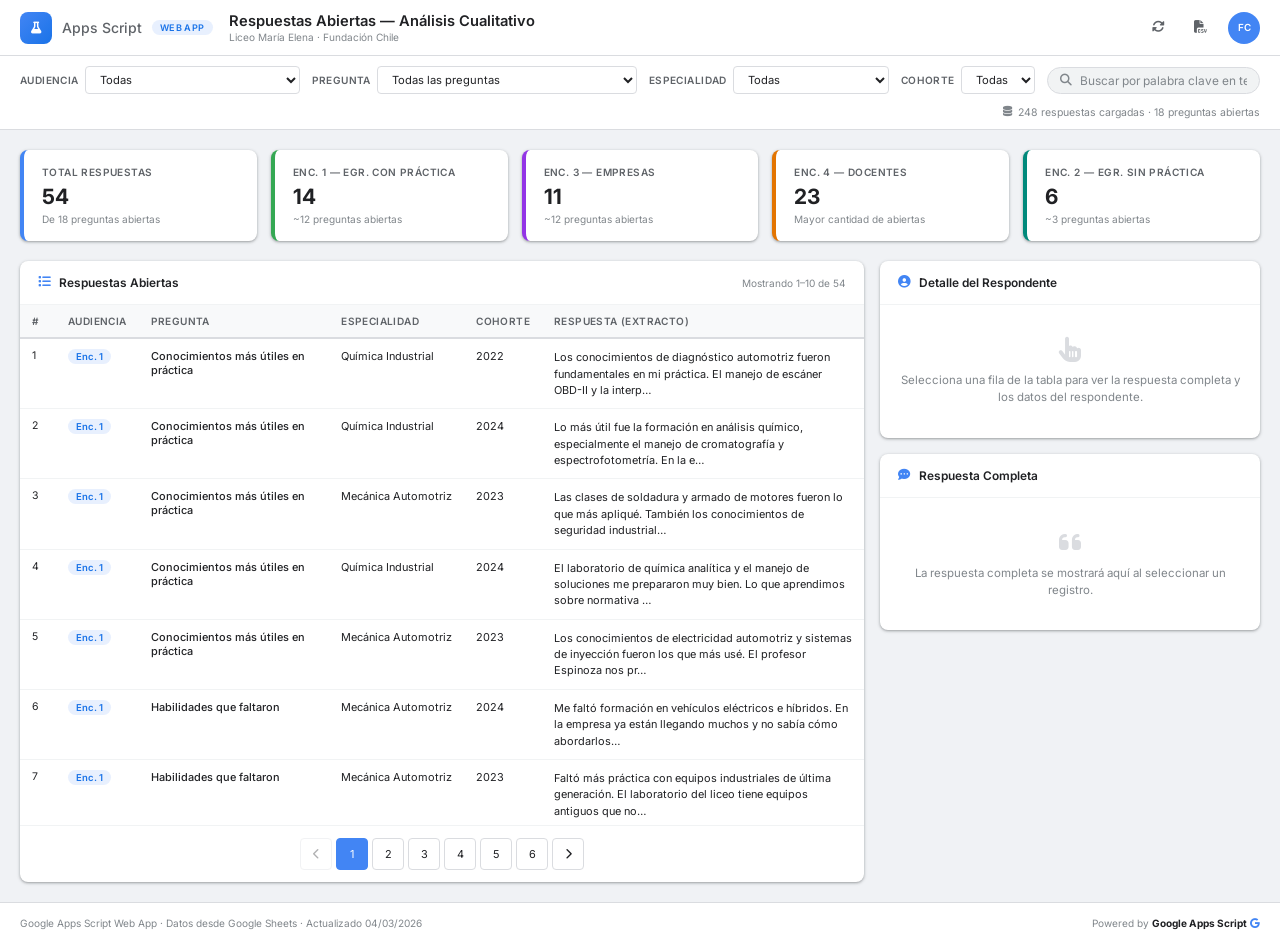
<file: mockup_analisis_cualitativo/index.html>
<!DOCTYPE html>
<html lang="es">
<head>
    <meta charset="UTF-8">
    <meta name="viewport" content="width=device-width, initial-scale=1.0">
    <title>Análisis Cualitativo — Respuestas Abiertas · Liceo María Elena</title>
    <meta name="description" content="Interfaz web de análisis cualitativo de respuestas abiertas del Sistema de Seguimiento de Egresados EMTP, Liceo María Elena. Construida con Google Apps Script.">
    <link rel="stylesheet" href="style.css">
    <link href="https://fonts.googleapis.com/css2?family=Google+Sans:wght@400;500;700&family=Inter:wght@300;400;500;600;700&display=swap" rel="stylesheet">
    <link href="https://cdnjs.cloudflare.com/ajax/libs/font-awesome/6.4.0/css/all.min.css" rel="stylesheet">
</head>
<body>

    <!-- ====== GAS TOP BAR ====== -->
    <header class="gas-topbar">
        <div class="gas-brand">
            <div class="gas-brand-icon">
                <i class="fas fa-flask"></i>
            </div>
            <span class="gas-brand-text">Apps Script</span>
            <span class="gas-brand-badge">Web App</span>
        </div>
        <div class="gas-title-area">
            <h1>Respuestas Abiertas — Análisis Cualitativo</h1>
            <div class="gas-subtitle">Liceo María Elena · Fundación Chile</div>
        </div>
        <div class="gas-actions">
            <button class="gas-btn-icon" id="btnRefresh" title="Actualizar datos desde Sheets">
                <i class="fas fa-sync-alt"></i>
            </button>
            <button class="gas-btn-icon" id="btnExport" title="Exportar a CSV">
                <i class="fas fa-file-csv"></i>
            </button>
            <div class="gas-user-avatar" title="Fundación Chile">
                <span>FC</span>
            </div>
        </div>
    </header>

    <!-- ====== FILTER STRIP ====== -->
    <div class="gas-filters">
        <div class="gas-filter-chip">
            <label>Audiencia</label>
            <select id="filterAudiencia">
                <option value="all" selected>Todas</option>
                <option value="egr_practica">Enc. 1 — Egresados con Práctica</option>
                <option value="egr_sin">Enc. 2 — Egresados sin Práctica</option>
                <option value="empresas">Enc. 3 — Empresas Receptoras</option>
                <option value="docentes">Enc. 4 — Docentes EMTP</option>
            </select>
        </div>
        <div class="gas-filter-chip">
            <label>Pregunta</label>
            <select id="filterPregunta">
                <option value="all" selected>Todas las preguntas</option>
                <!-- Enc. 1 -->
                <optgroup label="Enc. 1 — Egresados con Práctica">
                    <option value="p1_b1">Conocimientos más útiles en práctica (B)</option>
                    <option value="p1_b2">Habilidades que faltaron (B)</option>
                    <option value="p1_c1">Métodos de enseñanza efectivos (C)</option>
                    <option value="p1_g1">Habilidades siglo XXI más útiles (G)</option>
                </optgroup>
                <!-- Enc. 2 -->
                <optgroup label="Enc. 2 — Egresados sin Práctica">
                    <option value="p2_e1">Orientación/apoyo que necesitó (E)</option>
                    <option value="p2_g1">Sugerencias al liceo (G)</option>
                </optgroup>
                <!-- Enc. 3 -->
                <optgroup label="Enc. 3 — Empresas Receptoras">
                    <option value="p3_b1">Fortalezas de practicantes (B)</option>
                    <option value="p3_b2">Debilidades de practicantes (B)</option>
                    <option value="p3_d1">Habilidades deficientes (D)</option>
                    <option value="p3_i1">Recomendaciones a liceos (I)</option>
                </optgroup>
                <!-- Enc. 4 -->
                <optgroup label="Enc. 4 — Docentes EMTP">
                    <option value="p4_b1">Contenidos a incorporar en currículum (B)</option>
                    <option value="p4_b2">Contenidos obsoletos (B)</option>
                    <option value="p4_c1">Obstáculos para metodologías innovadoras (C)</option>
                    <option value="p4_f1">Estrategias para competencias transversales (F)</option>
                    <option value="p4_f2">Estrategias para habilidades siglo XXI (F)</option>
                    <option value="p4_g1">Tecnologías a incorporar por especialidad (G)</option>
                    <option value="p4_h1">Acciones para mejorar empleabilidad (H)</option>
                    <option value="p4_j1">Recursos/equipamiento prioritarios (J)</option>
                </optgroup>
            </select>
        </div>
        <div class="gas-filter-chip">
            <label>Especialidad</label>
            <select id="filterEspecialidad">
                <option value="all" selected>Todas</option>
                <option value="mecanica">Mecánica Automotriz</option>
                <option value="quimica">Química Industrial</option>
            </select>
        </div>
        <div class="gas-filter-chip">
            <label>Cohorte</label>
            <select id="filterCohorte">
                <option value="all" selected>Todas</option>
                <option value="2024">2024</option>
                <option value="2023">2023</option>
                <option value="2022">2022</option>
            </select>
        </div>
        <div class="gas-search-box">
            <i class="fas fa-search"></i>
            <input type="text" id="searchInput" placeholder="Buscar por palabra clave en texto libre...">
        </div>
        <div class="gas-filter-count" id="filterStatus">
            <i class="fas fa-database"></i> <span>248 respuestas cargadas · 18 preguntas abiertas</span>
        </div>
    </div>

    <!-- ====== MAIN CONTENT ====== -->
    <main class="gas-main">
        <!-- KPIs -->
        <div class="kpi-grid">
            <div class="kpi kpi-blue">
                <div class="kpi-label">Total Respuestas</div>
                <div class="kpi-value" id="kpiTotalResp">248</div>
                <div class="kpi-sub">De 18 preguntas abiertas</div>
            </div>
            <div class="kpi kpi-green">
                <div class="kpi-label">Enc. 1 — Egr. con Práctica</div>
                <div class="kpi-value" id="kpiEnc1">82</div>
                <div class="kpi-sub">~12 preguntas abiertas</div>
            </div>
            <div class="kpi kpi-purple">
                <div class="kpi-label">Enc. 3 — Empresas</div>
                <div class="kpi-value" id="kpiEnc3">54</div>
                <div class="kpi-sub">~12 preguntas abiertas</div>
            </div>
            <div class="kpi kpi-orange">
                <div class="kpi-label">Enc. 4 — Docentes</div>
                <div class="kpi-value" id="kpiEnc4">67</div>
                <div class="kpi-sub">Mayor cantidad de abiertas</div>
            </div>
            <div class="kpi kpi-teal">
                <div class="kpi-label">Enc. 2 — Egr. sin Práctica</div>
                <div class="kpi-value" id="kpiEnc2">45</div>
                <div class="kpi-sub">~3 preguntas abiertas</div>
            </div>
        </div>

        <!-- Two-column layout: Table + Detail -->
        <div class="two-col">
            <!-- Left: Table -->
            <div class="card main-table-card">
                <div class="card-title">
                    <i class="fas fa-list"></i> Respuestas Abiertas
                    <span class="card-title-count" id="respCountLabel">Mostrando 1–10 de 248</span>
                </div>
                <div class="table-wrapper">
                    <table class="resp-table" id="respTable">
                        <thead>
                            <tr>
                                <th class="th-id">#</th>
                                <th class="th-audiencia">Audiencia</th>
                                <th class="th-pregunta">Pregunta</th>
                                <th class="th-especialidad">Especialidad</th>
                                <th class="th-cohorte">Cohorte</th>
                                <th class="th-respuesta">Respuesta (extracto)</th>
                            </tr>
                        </thead>
                        <tbody id="respBody">
                            <!-- JS fills this -->
                        </tbody>
                    </table>
                </div>
                <div class="pagination" id="pagination"></div>
            </div>

            <!-- Right: Detail Panel -->
            <div class="detail-panel">
                <div class="card detail-card">
                    <div class="card-title"><i class="fas fa-user-circle"></i> Detalle del Respondente</div>
                    <div id="responseDetail">
                        <div class="empty-state">
                            <i class="fas fa-hand-pointer"></i>
                            <p>Selecciona una fila de la tabla para ver la respuesta completa y los datos del respondente.</p>
                        </div>
                    </div>
                </div>
                <div class="card detail-card">
                    <div class="card-title"><i class="fas fa-comment-dots"></i> Respuesta Completa</div>
                    <div id="fullResponse">
                        <div class="empty-state">
                            <i class="fas fa-quote-left"></i>
                            <p>La respuesta completa se mostrará aquí al seleccionar un registro.</p>
                        </div>
                    </div>
                </div>
            </div>
        </div>
    </main>

    <!-- ====== FOOTER ====== -->
    <footer class="gas-footer">
        <span>Google Apps Script Web App · Datos desde Google Sheets · Actualizado 04/03/2026</span>
        <span class="gas-footer-powered">Powered by <strong>Google Apps Script</strong> <i class="fab fa-google" style="color:var(--g-blue);"></i></span>
    </footer>

    <!-- ====== LOADER ====== -->
    <div id="loader" class="gas-loader hidden">
        <div class="gas-loader-inner">
            <div class="gas-spinner"></div>
            <span>Consultando datos desde Google Sheets...</span>
        </div>
    </div>

    <script src="script.js"></script>
</body>
</html>
</file>
<file: mockup_analisis_cualitativo/style.css>
/* ============================================
   Análisis Cualitativo — Liceo María Elena
   Google Apps Script Web App — CSS
   ============================================ */

@import url('https://fonts.googleapis.com/css2?family=Google+Sans:wght@400;500;700&family=Inter:wght@300;400;500;600;700&display=swap');

:root {
    --g-blue: #4285F4;
    --g-green: #34A853;
    --g-yellow: #FBBC05;
    --g-red: #EA4335;
    --gas-bg: #f0f2f5;
    --gas-surface: #ffffff;
    --gas-border: #dadce0;
    --gas-text: #202124;
    --gas-text-muted: #5f6368;
    --gas-text-light: #80868b;
    --gas-hover: #f1f3f4;
    --gas-shadow: 0 1px 2px 0 rgba(60,64,67,.3), 0 1px 3px 1px rgba(60,64,67,.15);
    --gas-shadow-hover: 0 1px 3px 0 rgba(60,64,67,.3), 0 4px 8px 3px rgba(60,64,67,.15);
    --gas-radius: 8px;
    --font: 'Inter', 'Google Sans', 'Roboto', system-ui, sans-serif;

    --blue-50: #e8f0fe;
    --blue-600: #1a73e8;
    --green-50: #e6f4ea;
    --green-600: #1e8e3e;
    --red-50: #fce8e6;
    --red-600: #d93025;
    --purple-50: #f3e8fd;
    --purple-600: #9334e6;
    --orange-50: #fef7e0;
    --orange-600: #e37400;
    --teal-50: #e0f7fa;
    --teal-600: #00897b;
}

* { margin: 0; padding: 0; box-sizing: border-box; }
html { font-size: 14px; }

body {
    background: var(--gas-bg);
    color: var(--gas-text);
    font-family: var(--font);
    -webkit-font-smoothing: antialiased;
    min-height: 100vh;
    display: flex;
    flex-direction: column;
}

/* ==================== TOPBAR ==================== */
.gas-topbar {
    height: 56px;
    background: var(--gas-surface);
    border-bottom: 1px solid var(--gas-border);
    display: flex;
    align-items: center;
    padding: 0 20px;
    position: sticky;
    top: 0;
    z-index: 200;
    gap: 16px;
}

.gas-brand {
    display: flex;
    align-items: center;
    gap: 10px;
    flex-shrink: 0;
}

.gas-brand-icon {
    width: 32px;
    height: 32px;
    background: linear-gradient(135deg, var(--g-blue), #1a73e8);
    border-radius: 8px;
    display: flex;
    align-items: center;
    justify-content: center;
    color: #fff;
    font-size: 0.85rem;
}

.gas-brand-text {
    font-size: 1rem;
    font-weight: 500;
    color: var(--gas-text-muted);
    white-space: nowrap;
}

.gas-brand-badge {
    background: var(--blue-50);
    color: var(--blue-600);
    font-size: 0.65rem;
    font-weight: 600;
    padding: 2px 8px;
    border-radius: 10px;
    text-transform: uppercase;
    letter-spacing: 0.04em;
}

.gas-title-area {
    flex: 1;
    min-width: 0;
}

.gas-title-area h1 {
    font-size: 1.05rem;
    font-weight: 600;
    color: var(--gas-text);
    white-space: nowrap;
    overflow: hidden;
    text-overflow: ellipsis;
}

.gas-subtitle {
    font-size: 0.72rem;
    color: var(--gas-text-light);
    margin-top: 1px;
}

.gas-actions {
    display: flex;
    align-items: center;
    gap: 6px;
    flex-shrink: 0;
}

.gas-btn-icon {
    width: 36px;
    height: 36px;
    border: none;
    background: transparent;
    border-radius: 50%;
    cursor: pointer;
    color: var(--gas-text-muted);
    display: flex;
    align-items: center;
    justify-content: center;
    font-size: 0.9rem;
    transition: background .15s;
}

.gas-btn-icon:hover {
    background: var(--gas-hover);
}

.gas-user-avatar {
    width: 32px;
    height: 32px;
    border-radius: 50%;
    background: var(--g-blue);
    color: #fff;
    display: flex;
    align-items: center;
    justify-content: center;
    font-size: 0.7rem;
    font-weight: 600;
    cursor: pointer;
    margin-left: 4px;
}

/* ==================== FILTER STRIP ==================== */
.gas-filters {
    display: flex;
    align-items: center;
    gap: 12px;
    padding: 10px 20px;
    background: var(--gas-surface);
    border-bottom: 1px solid var(--gas-border);
    flex-wrap: wrap;
    position: sticky;
    top: 56px;
    z-index: 190;
}

.gas-filter-chip {
    display: flex;
    align-items: center;
    gap: 6px;
}

.gas-filter-chip label {
    font-size: 0.72rem;
    font-weight: 600;
    color: var(--gas-text-muted);
    text-transform: uppercase;
    letter-spacing: 0.04em;
    white-space: nowrap;
}

.gas-filter-chip select {
    padding: 5px 10px;
    border: 1px solid var(--gas-border);
    border-radius: 4px;
    font-family: var(--font);
    font-size: 0.8rem;
    color: var(--gas-text);
    background: var(--gas-surface);
    cursor: pointer;
    outline: none;
    transition: border-color .15s;
    max-width: 260px;
}

.gas-filter-chip select:focus {
    border-color: var(--g-blue);
}

.gas-search-box {
    display: flex;
    align-items: center;
    gap: 8px;
    padding: 5px 12px;
    border: 1px solid var(--gas-border);
    border-radius: 20px;
    background: var(--gas-hover);
    flex: 1;
    min-width: 200px;
    max-width: 360px;
    transition: border-color .15s, background .15s;
}

.gas-search-box:focus-within {
    border-color: var(--g-blue);
    background: var(--gas-surface);
}

.gas-search-box i {
    color: var(--gas-text-light);
    font-size: 0.85rem;
}

.gas-search-box input {
    border: none;
    background: transparent;
    font-family: var(--font);
    font-size: 0.85rem;
    color: var(--gas-text);
    outline: none;
    width: 100%;
}

.gas-search-box input::placeholder {
    color: var(--gas-text-light);
}

.gas-filter-count {
    margin-left: auto;
    font-size: 0.75rem;
    color: var(--gas-text-light);
    display: flex;
    align-items: center;
    gap: 6px;
    white-space: nowrap;
}

/* ==================== MAIN CONTENT ==================== */
.gas-main {
    flex: 1;
    padding: 20px;
    max-width: 1440px;
    margin: 0 auto;
    width: 100%;
    animation: fadeIn .35s ease;
}

@keyframes fadeIn {
    from { opacity: 0; transform: translateY(8px); }
    to { opacity: 1; transform: translateY(0); }
}

/* ==================== KPI GRID ==================== */
.kpi-grid {
    display: grid;
    grid-template-columns: repeat(auto-fit, minmax(180px, 1fr));
    gap: 14px;
    margin-bottom: 20px;
}

.kpi {
    background: var(--gas-surface);
    border-radius: var(--gas-radius);
    padding: 16px 18px;
    box-shadow: var(--gas-shadow);
    border-left: 4px solid var(--gas-border);
    transition: box-shadow .2s, transform .2s;
}

.kpi:hover {
    box-shadow: var(--gas-shadow-hover);
    transform: translateY(-2px);
}

.kpi.kpi-blue { border-left-color: var(--g-blue); }
.kpi.kpi-green { border-left-color: var(--g-green); }
.kpi.kpi-red { border-left-color: var(--g-red); }
.kpi.kpi-purple { border-left-color: var(--purple-600); }
.kpi.kpi-orange { border-left-color: var(--orange-600); }
.kpi.kpi-teal { border-left-color: var(--teal-600); }

.kpi-label {
    font-size: 0.72rem;
    font-weight: 600;
    color: var(--gas-text-muted);
    text-transform: uppercase;
    letter-spacing: .04em;
    margin-bottom: 6px;
}

.kpi-value {
    font-size: 1.5rem;
    font-weight: 700;
    color: var(--gas-text);
    line-height: 1.2;
    margin-bottom: 4px;
}

.kpi-sub {
    font-size: 0.72rem;
    color: var(--gas-text-light);
}

/* ==================== TWO-COLUMN LAYOUT ==================== */
.two-col {
    display: grid;
    grid-template-columns: 1fr 380px;
    gap: 16px;
    align-items: start;
}

/* ==================== CARD ==================== */
.card {
    background: var(--gas-surface);
    border-radius: var(--gas-radius);
    box-shadow: var(--gas-shadow);
    transition: box-shadow .2s;
}

.card:hover {
    box-shadow: var(--gas-shadow-hover);
}

.card-title {
    font-size: 0.85rem;
    font-weight: 600;
    color: var(--gas-text);
    padding: 14px 18px;
    border-bottom: 1px solid #f1f3f4;
    display: flex;
    align-items: center;
    gap: 8px;
}

.card-title i {
    color: var(--g-blue);
    font-size: 0.9rem;
}

.card-title-count {
    margin-left: auto;
    font-size: 0.72rem;
    color: var(--gas-text-light);
    font-weight: 400;
}

/* ==================== TABLE ==================== */
.main-table-card {
    overflow: hidden;
}

.table-wrapper {
    overflow-x: auto;
    max-height: 520px;
    overflow-y: auto;
}

.resp-table {
    width: 100%;
    border-collapse: collapse;
    font-size: 0.82rem;
}

.resp-table thead th {
    background: #f8f9fa;
    padding: 10px 12px;
    text-align: left;
    font-weight: 600;
    color: var(--gas-text-muted);
    font-size: 0.72rem;
    text-transform: uppercase;
    letter-spacing: .04em;
    border-bottom: 2px solid var(--gas-border);
    white-space: nowrap;
    position: sticky;
    top: 0;
    z-index: 10;
}

.resp-table tbody td {
    padding: 10px 12px;
    border-bottom: 1px solid #f1f3f4;
    color: var(--gas-text);
    vertical-align: top;
}

.resp-row {
    cursor: pointer;
    transition: background .15s;
}

.resp-row:hover {
    background: var(--blue-50);
}

.resp-row.selected {
    background: var(--blue-50);
    border-left: 3px solid var(--g-blue);
}

.td-id {
    color: var(--gas-text-light);
    font-size: 0.75rem;
    width: 36px;
}

.td-audiencia {
    width: 80px;
}

.td-pregunta {
    max-width: 200px;
    font-weight: 500;
    font-size: 0.78rem;
}

.td-especialidad {
    font-size: 0.78rem;
    white-space: nowrap;
}

.td-cohorte {
    font-size: 0.78rem;
    white-space: nowrap;
    width: 60px;
}

.td-respuesta {
    color: var(--gas-text-muted);
    font-size: 0.78rem;
    line-height: 1.5;
    max-width: 340px;
}

.td-respuesta mark {
    background: #FBBC05;
    color: var(--gas-text);
    padding: 0 2px;
    border-radius: 2px;
}

.no-results {
    text-align: center;
    padding: 40px 20px !important;
    color: var(--gas-text-light);
    font-size: 0.9rem;
}

.no-results i {
    display: block;
    font-size: 1.5rem;
    margin-bottom: 8px;
    color: var(--gas-border);
}

/* ==================== BADGES ==================== */
.badge {
    display: inline-block;
    padding: 2px 8px;
    border-radius: 10px;
    font-size: 0.68rem;
    font-weight: 600;
    white-space: nowrap;
}

.badge-egr_practica {
    background: var(--blue-50);
    color: var(--blue-600);
}

.badge-egr_sin {
    background: var(--orange-50);
    color: var(--orange-600);
}

.badge-empresas {
    background: var(--green-50);
    color: var(--green-600);
}

.badge-docentes {
    background: var(--purple-50);
    color: var(--purple-600);
}

/* ==================== DETAIL PANEL ==================== */
.detail-panel {
    display: flex;
    flex-direction: column;
    gap: 16px;
    position: sticky;
    top: 120px;
}

.detail-card {
    overflow: hidden;
}

.detail-grid {
    padding: 14px 18px;
    display: grid;
    grid-template-columns: 1fr 1fr;
    gap: 12px;
}

.detail-item {
    display: flex;
    flex-direction: column;
    gap: 2px;
}

.detail-label {
    font-size: 0.68rem;
    font-weight: 600;
    color: var(--gas-text-light);
    text-transform: uppercase;
    letter-spacing: .04em;
}

.detail-value {
    font-size: 0.85rem;
    color: var(--gas-text);
    font-weight: 500;
}

.full-response-text {
    padding: 14px 18px;
}

.full-response-text blockquote {
    border-left: 3px solid var(--g-blue);
    padding: 12px 16px;
    background: var(--blue-50);
    border-radius: 0 var(--gas-radius) var(--gas-radius) 0;
    font-size: 0.88rem;
    color: var(--gas-text);
    line-height: 1.65;
    font-style: italic;
}

.full-response-text mark {
    background: #FBBC05;
    color: var(--gas-text);
    padding: 0 2px;
    border-radius: 2px;
}

.empty-state {
    padding: 32px 18px;
    text-align: center;
    color: var(--gas-text-light);
}

.empty-state i {
    font-size: 1.8rem;
    color: var(--gas-border);
    margin-bottom: 10px;
    display: block;
}

.empty-state p {
    font-size: 0.82rem;
    line-height: 1.45;
}

/* ==================== PAGINATION ==================== */
.pagination {
    display: flex;
    align-items: center;
    justify-content: center;
    gap: 4px;
    padding: 12px 18px;
    border-top: 1px solid #f1f3f4;
}

.pag-btn {
    min-width: 32px;
    height: 32px;
    border: 1px solid var(--gas-border);
    border-radius: 4px;
    background: var(--gas-surface);
    color: var(--gas-text);
    font-family: var(--font);
    font-size: 0.78rem;
    cursor: pointer;
    display: flex;
    align-items: center;
    justify-content: center;
    transition: all .15s;
    padding: 0 6px;
}

.pag-btn:hover:not(.disabled):not(.active) {
    background: var(--gas-hover);
    border-color: var(--g-blue);
}

.pag-btn.active {
    background: var(--g-blue);
    color: #fff;
    border-color: var(--g-blue);
}

.pag-btn.disabled {
    opacity: .35;
    cursor: not-allowed;
}

.pag-ellipsis {
    color: var(--gas-text-light);
    font-size: 0.78rem;
    padding: 0 4px;
}

/* ==================== FOOTER ==================== */
.gas-footer {
    padding: 14px 20px;
    display: flex;
    justify-content: space-between;
    align-items: center;
    font-size: 0.72rem;
    color: var(--gas-text-light);
    border-top: 1px solid var(--gas-border);
    background: var(--gas-surface);
    margin-top: auto;
}

.gas-footer-powered strong {
    color: var(--gas-text);
}

/* ==================== LOADER ==================== */
.gas-loader {
    position: fixed;
    inset: 0;
    background: rgba(255,255,255,.88);
    display: flex;
    align-items: center;
    justify-content: center;
    z-index: 1000;
    backdrop-filter: blur(2px);
}

.gas-loader.hidden {
    display: none;
}

.gas-loader-inner {
    display: flex;
    flex-direction: column;
    align-items: center;
    gap: 14px;
    color: var(--gas-text-muted);
    font-size: .85rem;
    font-weight: 500;
}

.gas-spinner {
    width: 36px;
    height: 36px;
    border: 4px solid #d2e3fc;
    border-top-color: var(--g-blue);
    border-radius: 50%;
    animation: spinLoader .8s linear infinite;
}

@keyframes spinLoader {
    to { transform: rotate(360deg); }
}

/* ==================== RESPONSIVE ==================== */
@media (max-width: 1100px) {
    .two-col {
        grid-template-columns: 1fr;
    }
    .detail-panel {
        position: static;
    }
}

@media (max-width: 768px) {
    .gas-topbar {
        padding: 0 12px;
    }
    .gas-title-area h1 {
        font-size: 0.9rem;
    }
    .gas-filters {
        padding: 8px 12px;
    }
    .gas-main {
        padding: 12px;
    }
    .kpi-grid {
        grid-template-columns: repeat(2, 1fr);
    }
    .gas-brand-text {
        display: none;
    }
    .gas-search-box {
        min-width: 160px;
    }
    .td-pregunta {
        max-width: 140px;
    }
}

@media (max-width: 480px) {
    .kpi-grid {
        grid-template-columns: 1fr;
    }
    .gas-filter-chip select {
        max-width: 160px;
    }
    .detail-grid {
        grid-template-columns: 1fr;
    }
}

/* ==================== SCROLLBAR ==================== */
::-webkit-scrollbar {
    width: 8px;
    height: 8px;
}

::-webkit-scrollbar-track {
    background: transparent;
}

::-webkit-scrollbar-thumb {
    background: #dadce0;
    border-radius: 4px;
}

::-webkit-scrollbar-thumb:hover {
    background: #bdc1c6;
}
</file>
